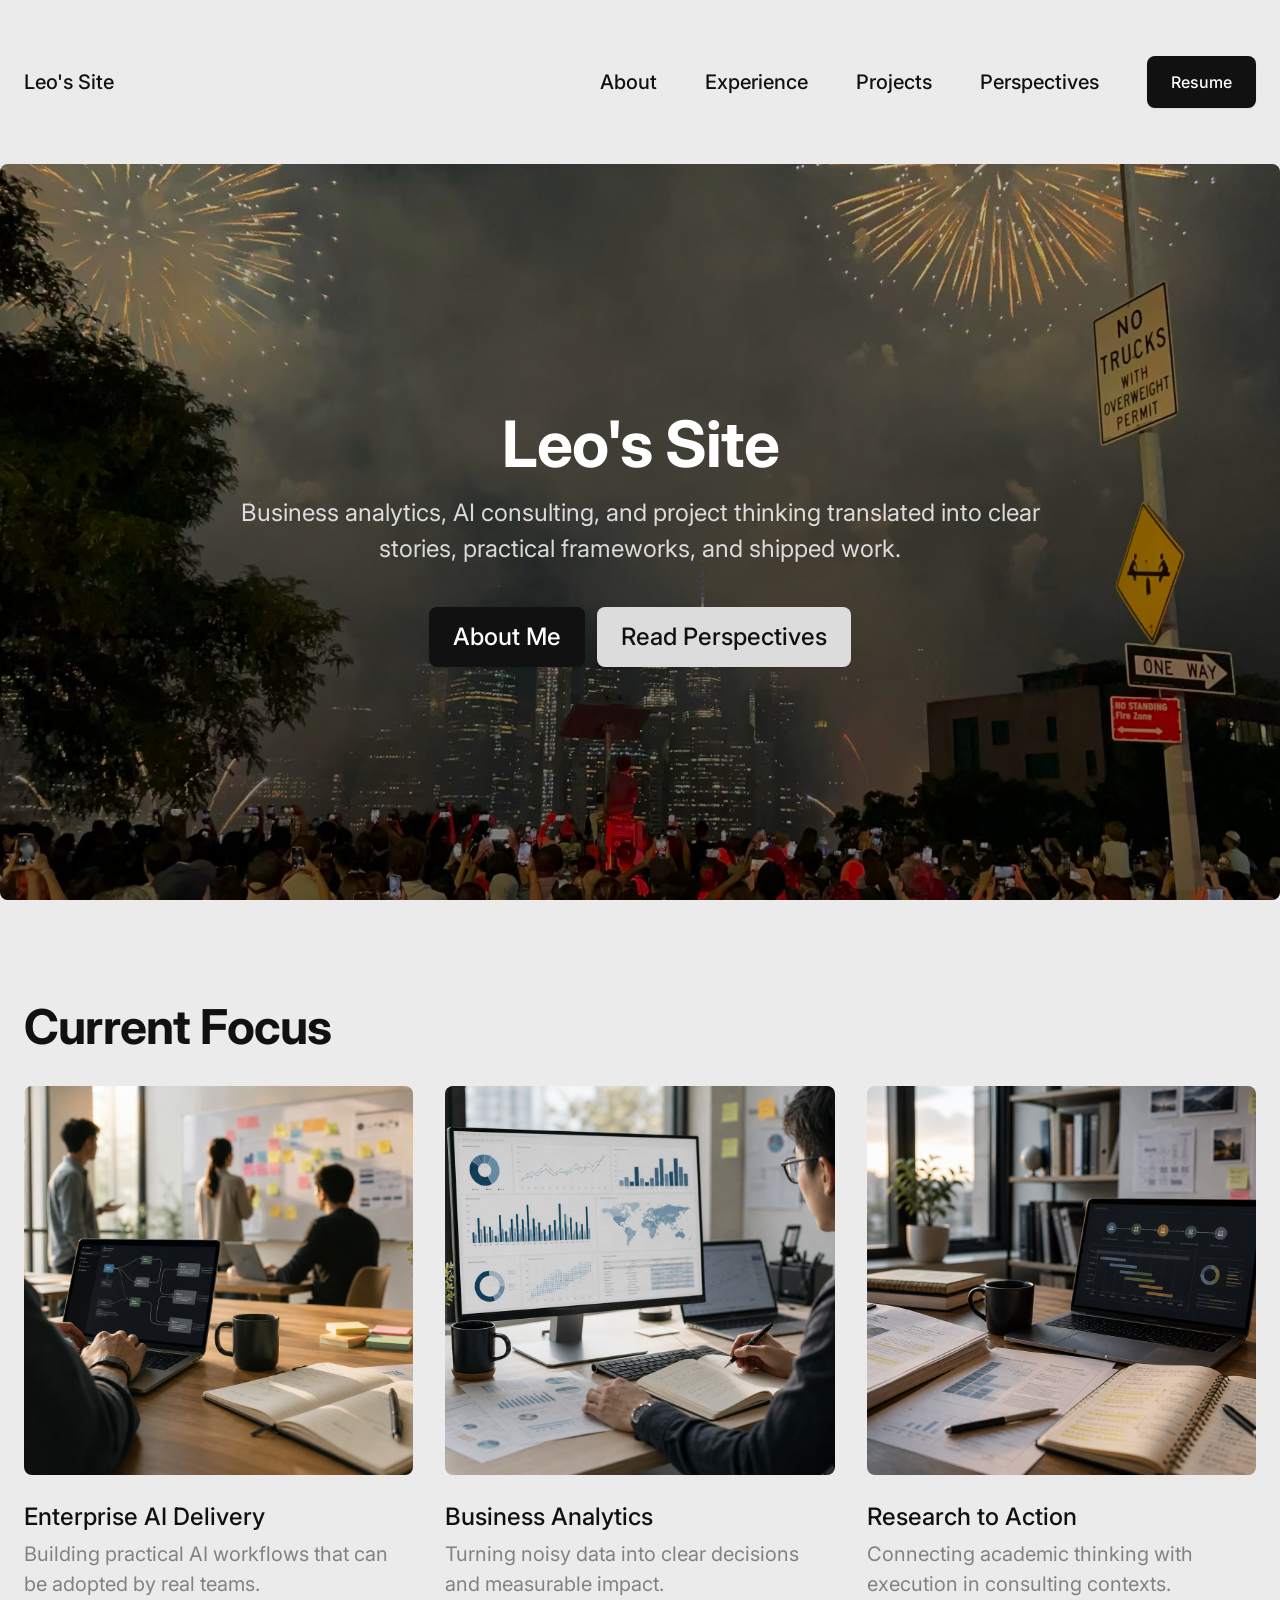
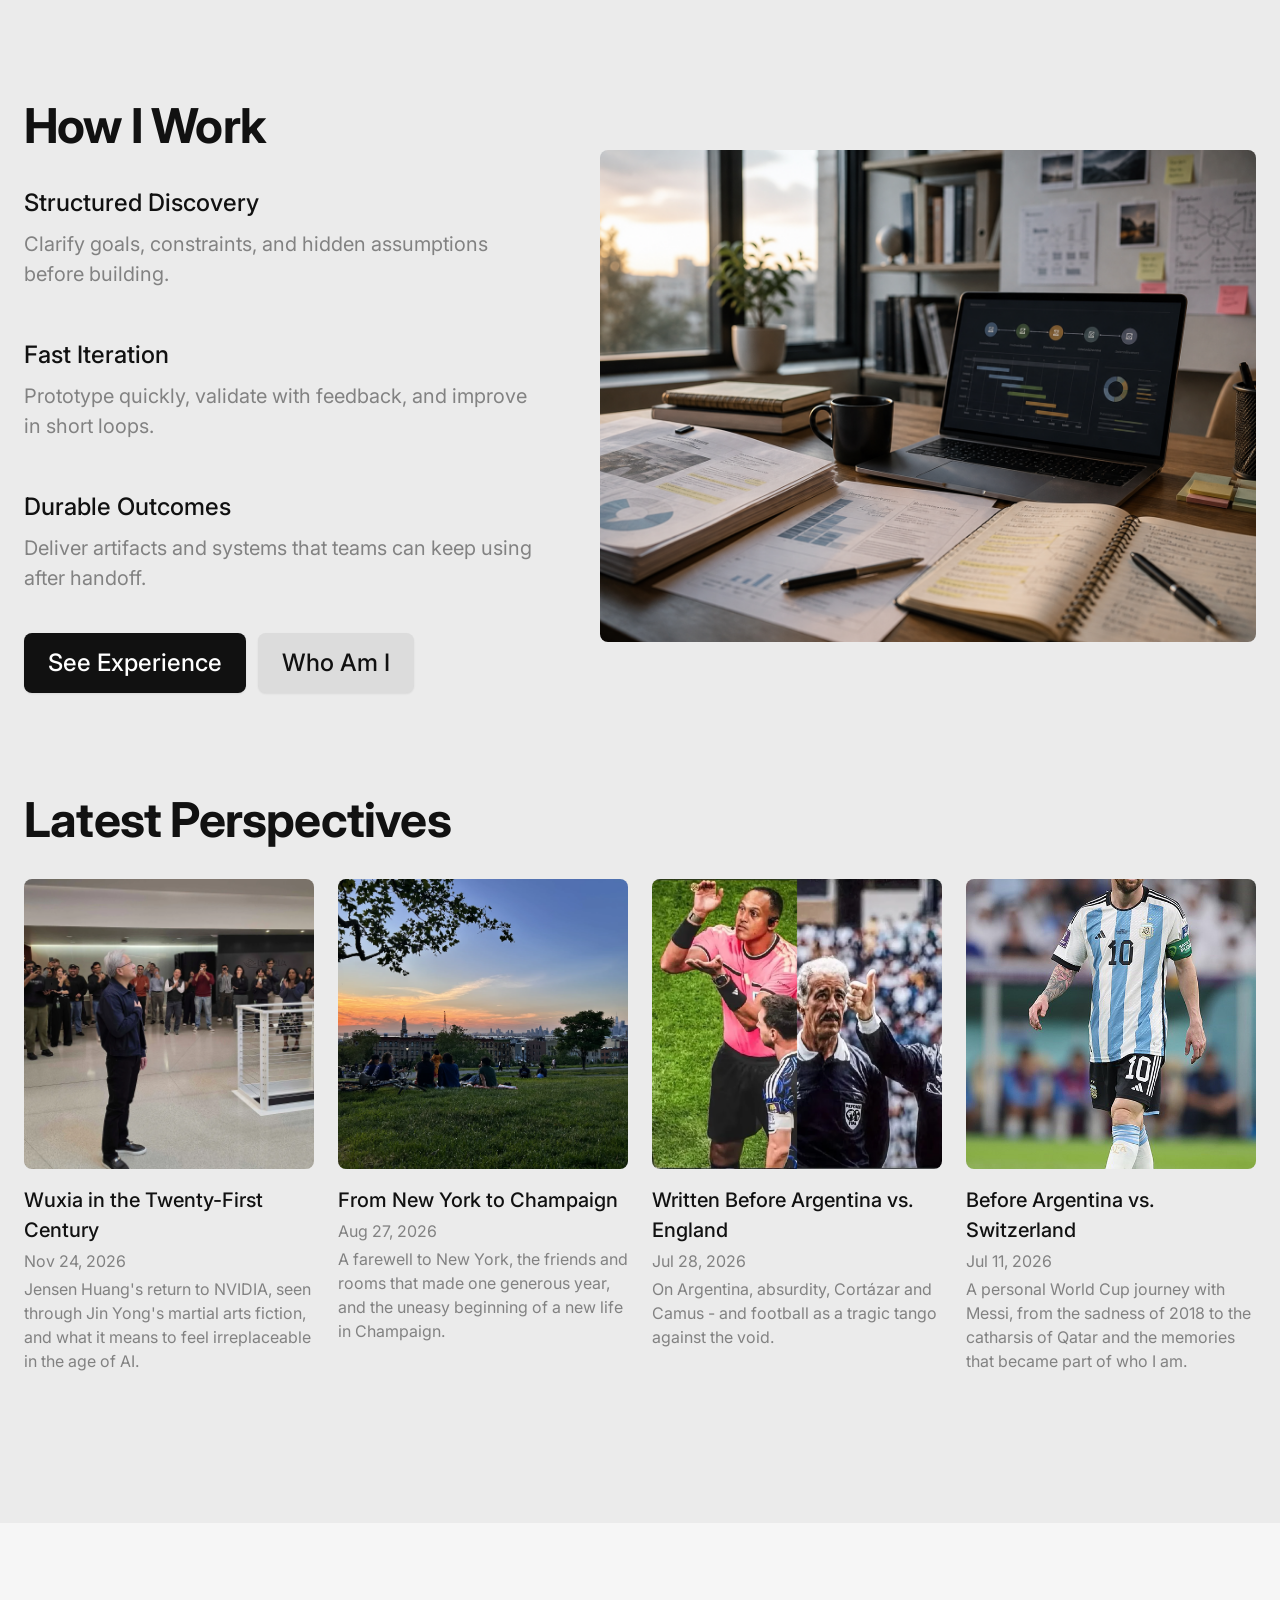
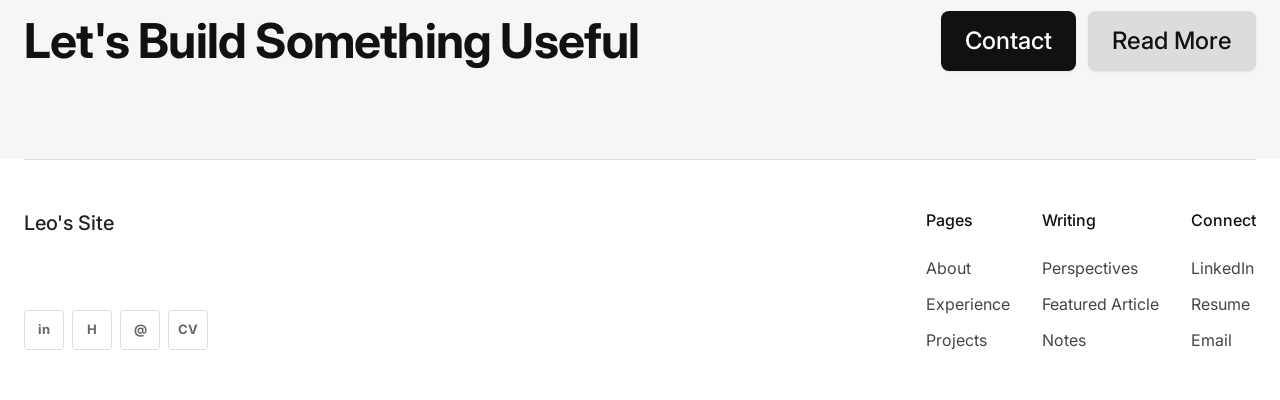
<file: Web/index.html>
<!DOCTYPE html>
<html lang="en">
<head>
  <meta charset="UTF-8">
  <meta name="viewport" content="width=device-width, initial-scale=1.0">
  <title>Leo's Site</title>
  <link rel="stylesheet" href="style.css">
</head>
<body>
  <header class="site-header">
    <div class="container">
      <a class="brand" href="index.html">Leo's Site</a>
      <nav class="nav-links">
        <a href="who-am-i.html">About</a>
        <a href="my-experience.html">Experience</a>
        <a href="projects.html">Projects</a>
        <a href="perspectives.html">Perspectives</a>
        <a href="Resume Houyi LIU.pdf" target="_blank" rel="noopener" class="nav-btn">Resume</a>
      </nav>
    </div>
  </header>

  <main class="page-main">
    <section class="hero hero-home-full">
      <img src="image/Four of July.jpg" alt="Hero image">
      <div class="hero-overlay"></div>
      <div class="hero-copy">
        <h1>Leo's Site</h1>
        <p>Business analytics, AI consulting, and project thinking translated into clear stories, practical frameworks, and shipped work.</p>
        <div class="hero-actions">
          <a class="btn" href="who-am-i.html">About Me</a>
          <a class="btn-light" href="perspectives.html">Read Perspectives</a>
        </div>
      </div>
    </section>

    <section class="section container">
      <h2>Current Focus</h2>
      <div class="grid-3">
        <article class="card">
          <img src="image/focus-enterprise-ai-delivery.png" alt="Experience">
          <div>
            <h3>Enterprise AI Delivery</h3>
            <p>Building practical AI workflows that can be adopted by real teams.</p>
          </div>
        </article>
        <article class="card">
          <img src="image/focus-business-analytics.png" alt="Analytics">
          <div>
            <h3>Business Analytics</h3>
            <p>Turning noisy data into clear decisions and measurable impact.</p>
          </div>
        </article>
        <article class="card">
          <img src="image/focus-research-to-action.png" alt="Research">
          <div>
            <h3>Research to Action</h3>
            <p>Connecting academic thinking with execution in consulting contexts.</p>
          </div>
        </article>
      </div>
    </section>

    <section class="section container split">
      <div>
        <h2>How I Work</h2>
        <div class="stack">
          <div>
            <h3>Structured Discovery</h3>
            <p>Clarify goals, constraints, and hidden assumptions before building.</p>
          </div>
          <div>
            <h3>Fast Iteration</h3>
            <p>Prototype quickly, validate with feedback, and improve in short loops.</p>
          </div>
          <div>
            <h3>Durable Outcomes</h3>
            <p>Deliver artifacts and systems that teams can keep using after handoff.</p>
          </div>
        </div>
        <div class="hero-actions" style="justify-content:flex-start; margin-top: 40px;">
          <a class="btn" href="my-experience.html">See Experience</a>
          <a class="btn-light" href="who-am-i.html">Who Am I</a>
        </div>
      </div>
      <div class="split-image">
        <img src="image/focus-research-to-action.png" alt="A workspace with research notes, planning diagrams, and an analytics dashboard" width="1448" height="1086" loading="lazy" decoding="async" style="height:auto;">
      </div>
    </section>

    <section class="section container">
      <h2>Latest Perspectives</h2>
      <div id="latest-perspectives" class="grid-4"></div>
    </section>



    <section class="cta-strip section">
      <div class="container">
        <h2 style="margin:0;">Let's Build Something Useful</h2>
        <div class="hero-actions" style="margin-top:0;">
          <a class="btn" href="mailto:houyi.leo@example.com">Contact</a>
          <a class="btn-light" href="perspectives.html">Read More</a>
        </div>
      </div>
    </section>
  </main>

  <footer class="footer">
    <div class="container">
      <div class="top-line"></div>
      <div class="footer-main">
        <div>
          <div class="brand" style="color:#222;">Leo's Site</div>
          <div class="socials">
            <a class="social" href="https://www.linkedin.com/in/houyi-liu-leo" target="_blank" rel="noopener">in</a>
            <a class="social" href="https://app.joinhandshake.com/profiles/houyi_leo" target="_blank" rel="noopener">H</a>
            <a class="social" href="mailto:houyi.leo@example.com">@</a>
            <a class="social" href="Resume Houyi LIU.pdf" target="_blank" rel="noopener">CV</a>
          </div>
        </div>
        <div>
          <h4>Pages</h4>
          <ul>
            <li><a href="who-am-i.html">About</a></li>
            <li><a href="my-experience.html">Experience</a></li>
            <li><a href="projects.html">Projects</a></li>
          </ul>
        </div>
        <div>
          <h4>Writing</h4>
          <ul>
            <li><a href="perspectives.html">Perspectives</a></li>
            <li><a href="article.html?id=fire-from-silicon-valley">Featured Article</a></li>
            <li><a href="notes/index.html">Notes</a></li>
          </ul>
        </div>
        <div>
          <h4>Connect</h4>
          <ul>
            <li><a href="https://www.linkedin.com/in/houyi-liu-leo" target="_blank" rel="noopener">LinkedIn</a></li>
            <li><a href="Resume Houyi LIU.pdf" target="_blank" rel="noopener">Resume</a></li>
            <li><a href="mailto:houyi.leo@example.com">Email</a></li>
          </ul>
        </div>
      </div>
    </div>
  </footer>

  <script>
    async function loadLatestPerspectives() {
      const container = document.getElementById('latest-perspectives');
      try {
        const response = await fetch('perspectives/articles.json?v=20261124a', { cache: 'no-store' });
        const articles = await response.json();
        const sorted = [...articles].sort((a, b) => new Date(b.date) - new Date(a.date)).slice(0, 4);
        container.innerHTML = sorted.map((item) => {
          const dateText = new Date(`${item.date}T00:00:00`).toLocaleDateString('en-US', { year: 'numeric', month: 'short', day: 'numeric' });
          return `
            <article class="card">
              <a href="article.html?id=${item.id}">
                <img src="${item.imageUrl}" alt="${item.title}" onerror="this.onerror=null;this.src='image/focus-research-to-action.png'">
              </a>
              <div>
                <h3><a href="article.html?id=${item.id}">${item.title}</a></h3>
                <p>${dateText}</p>
                <p>${item.summary}</p>
              </div>
            </article>
          `;
        }).join('');
      } catch (error) {
        container.innerHTML = '<p>Unable to load latest perspectives.</p>';
      }
    }

    loadLatestPerspectives();
  </script>
</body>
</html>
</file>
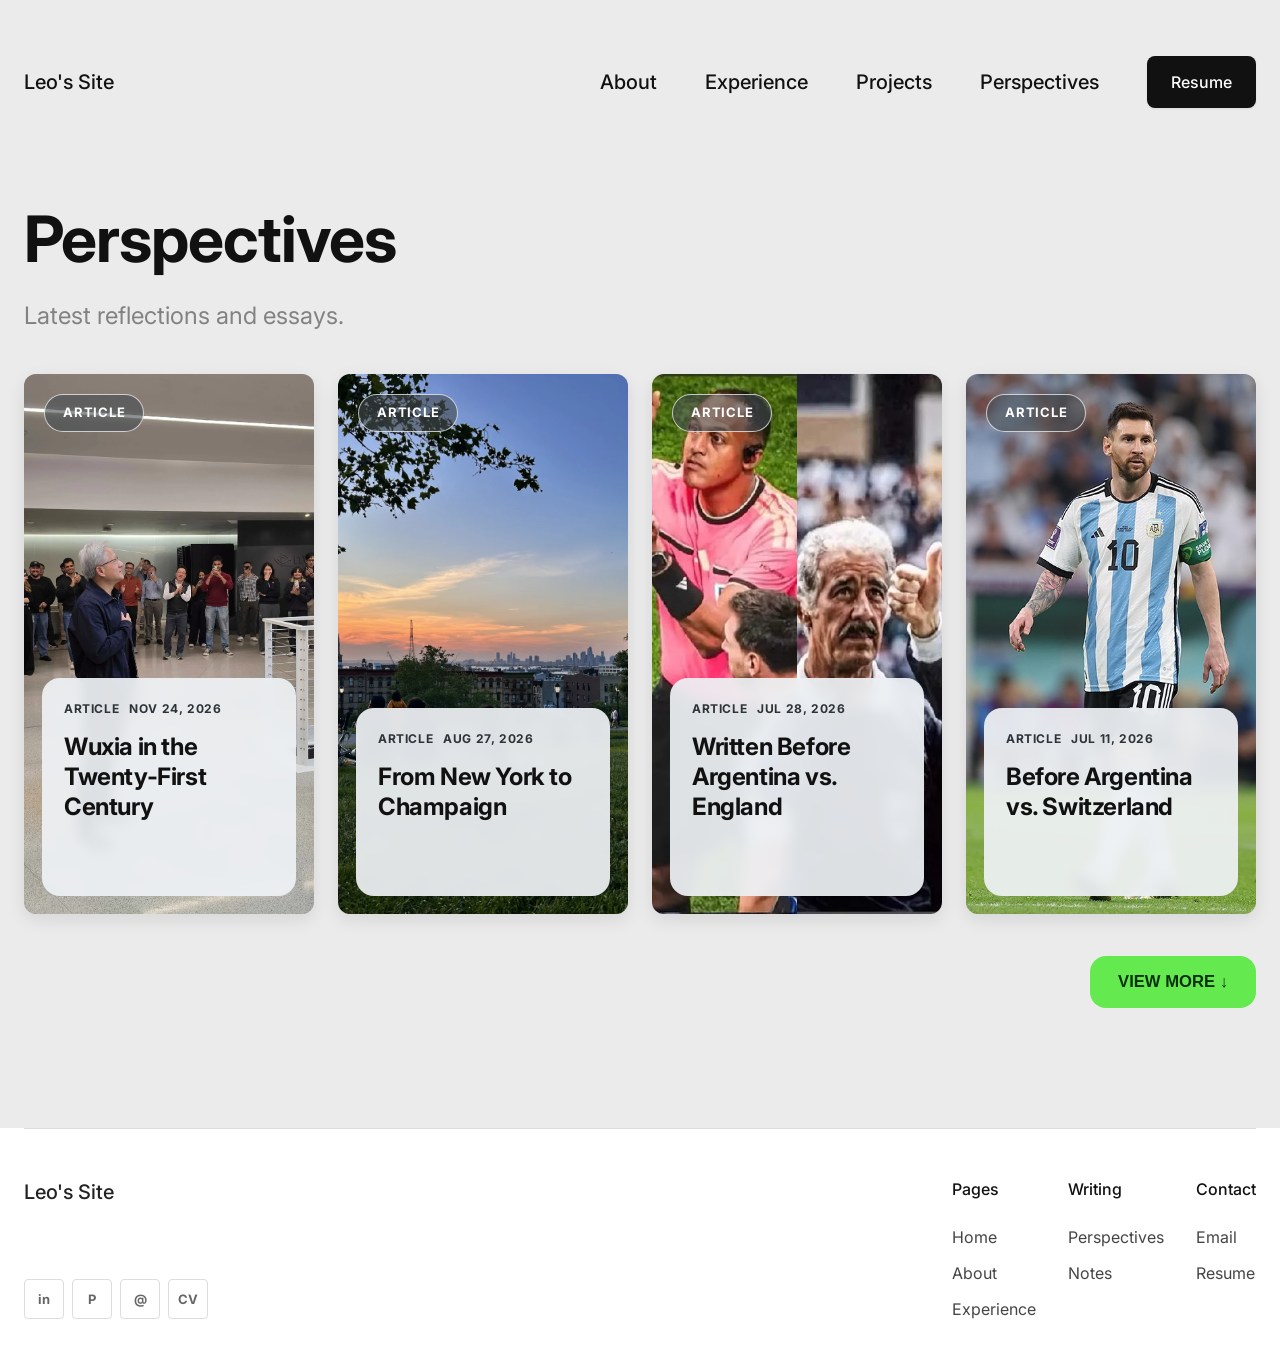
<file: Web/perspectives.html>
<!DOCTYPE html>
<html lang="en">
<head>
  <meta charset="UTF-8">
  <meta name="viewport" content="width=device-width, initial-scale=1.0">
  <title>Perspectives | Leo's Site</title>
  <link rel="stylesheet" href="style.css?v=20260512a">
</head>
<body>
  <header class="site-header">
    <div class="container">
      <a class="brand" href="index.html">Leo's Site</a>
      <nav class="nav-links">
        <a href="who-am-i.html">About</a>
        <a href="my-experience.html">Experience</a>
        <a href="projects.html">Projects</a>
        <a href="perspectives.html">Perspectives</a>
        <a href="Resume Houyi LIU.pdf" target="_blank" rel="noopener" class="nav-btn">Resume</a>
      </nav>
    </div>
  </header>

  <main class="container page-main">
    <section class="section perspectives-listing" style="margin-top:40px;">
      <h1 class="page-title">Perspectives</h1>
      <p class="page-subtitle">Latest reflections and essays.</p>

      <div id="perspectives-grid" class="perspectives-grid" style="margin-top:40px;"></div>

      <div class="perspectives-actions">
        <button id="view-more-btn" class="perspectives-view-more" type="button">VIEW MORE ↓</button>
      </div>
    </section>
  </main>

  <footer class="footer section">
    <div class="container">
      <div class="top-line"></div>
      <div class="footer-main">
        <div>
          <div class="brand" style="color:#222;">Leo's Site</div>
          <div class="socials">
            <a class="social" href="https://www.linkedin.com/in/houyi-liu-leo" target="_blank" rel="noopener">in</a>
            <a class="social" href="perspectives.html">P</a>
            <a class="social" href="mailto:houyi.leo@example.com">@</a>
            <a class="social" href="Resume Houyi LIU.pdf" target="_blank" rel="noopener">CV</a>
          </div>
        </div>
        <div>
          <h4>Pages</h4>
          <ul>
            <li><a href="index.html">Home</a></li>
            <li><a href="who-am-i.html">About</a></li>
            <li><a href="my-experience.html">Experience</a></li>
          </ul>
        </div>
        <div>
          <h4>Writing</h4>
          <ul>
            <li><a href="perspectives.html">Perspectives</a></li>
            <li><a href="notes/index.html">Notes</a></li>
          </ul>
        </div>
        <div>
          <h4>Contact</h4>
          <ul>
            <li><a href="mailto:houyi.leo@example.com">Email</a></li>
            <li><a href="Resume Houyi LIU.pdf" target="_blank" rel="noopener">Resume</a></li>
          </ul>
        </div>
      </div>
    </div>
  </footer>

  <script>
    const fallbackImage = 'perspectives/images/silicon-valley-fire-1.jpg';
    const INITIAL_VISIBLE = 4;
    const LOAD_MORE_STEP = 8;

    let visibleCount = INITIAL_VISIBLE;
    let sortedArticles = [];

    function escapeHtml(value) {
      return String(value)
        .replaceAll('&', '&amp;')
        .replaceAll('<', '&lt;')
        .replaceAll('>', '&gt;')
        .replaceAll('"', '&quot;')
        .replaceAll("'", '&#39;');
    }

    function formatDate(value) {
      return new Date(`${value}T00:00:00`).toLocaleDateString('en-US', {
        month: 'short',
        day: 'numeric',
        year: 'numeric'
      }).toUpperCase();
    }

    function renderCards() {
      const grid = document.getElementById('perspectives-grid');
      const viewMoreButton = document.getElementById('view-more-btn');

      if (sortedArticles.length === 0) {
        grid.innerHTML = '<p class="perspectives-empty">No articles available.</p>';
        viewMoreButton.hidden = true;
        return;
      }

      const visibleArticles = sortedArticles.slice(0, visibleCount);

      grid.innerHTML = visibleArticles.map((article) => `
        <article class="perspective-card">
          <a class="perspective-link" href="article.html?id=${encodeURIComponent(article.id)}" aria-label="${escapeHtml(article.title)}">
            <img src="${escapeHtml(article.imageUrl)}" alt="${escapeHtml(article.title)}" onerror="this.src='${fallbackImage}'">
            <span class="perspective-tag">ARTICLE</span>
            <div class="perspective-panel">
              <p class="perspective-meta">
                <span>ARTICLE</span>
                <span>${formatDate(article.date)}</span>
              </p>
              <h2>${escapeHtml(article.title)}</h2>
              <p class="perspective-summary">${escapeHtml(article.summary)}</p>
              <span class="perspective-cta" aria-hidden="true">LEARN MORE →</span>
            </div>
          </a>
        </article>
      `).join('');

      const hasMore = visibleCount < sortedArticles.length;
      viewMoreButton.hidden = !hasMore;
      viewMoreButton.disabled = !hasMore;
    }

    function bindViewMore() {
      const viewMoreButton = document.getElementById('view-more-btn');
      viewMoreButton.addEventListener('click', () => {
        visibleCount += LOAD_MORE_STEP;
        renderCards();
      });
    }

    async function loadPerspectives() {
      const grid = document.getElementById('perspectives-grid');
      const viewMoreButton = document.getElementById('view-more-btn');

      try {
        const response = await fetch('perspectives/articles.json?v=20261124a', { cache: 'no-store' });
        const articles = await response.json();
        sortedArticles = [...articles].sort((a, b) => new Date(b.date) - new Date(a.date));
        visibleCount = INITIAL_VISIBLE;
        renderCards();
      } catch (error) {
        grid.innerHTML = '<p class="perspectives-empty">Unable to load article list.</p>';
        viewMoreButton.hidden = true;
      }
    }

    bindViewMore();
    loadPerspectives();
  </script>
</body>
</html>
</file>
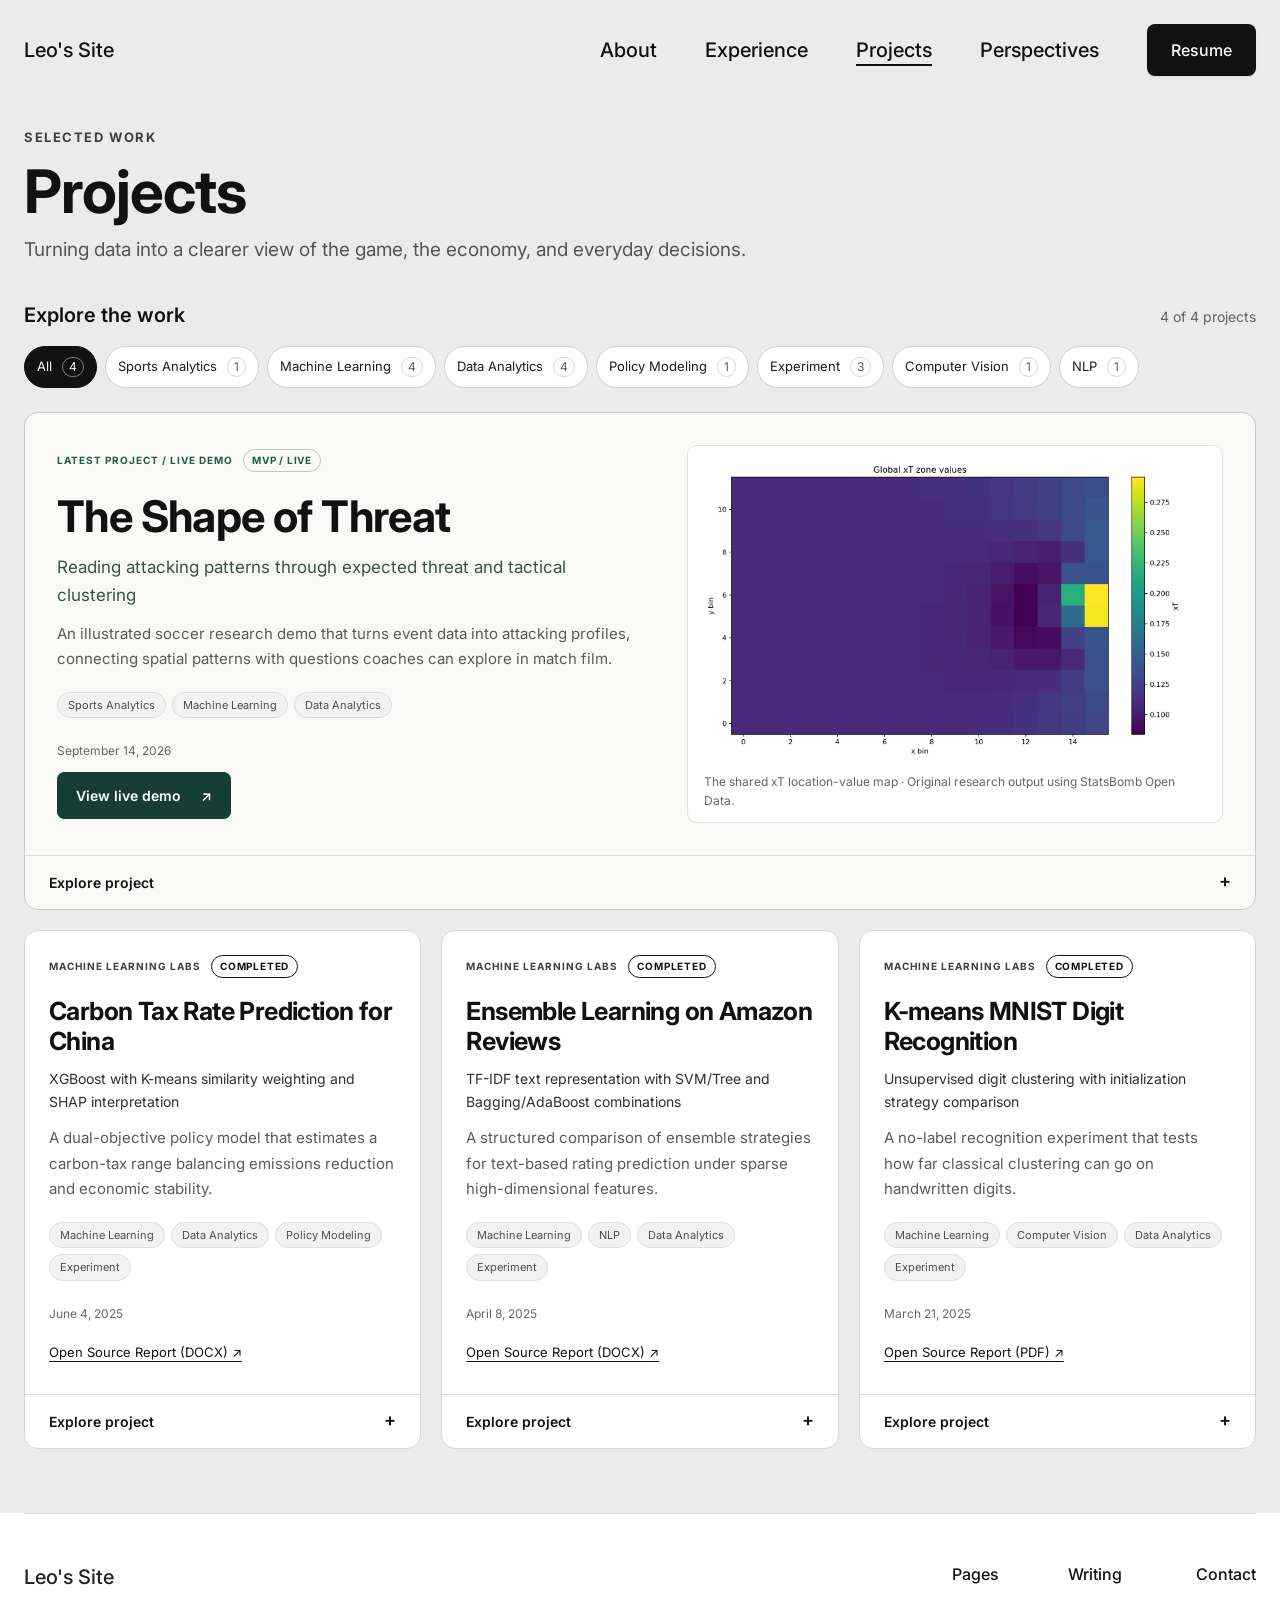
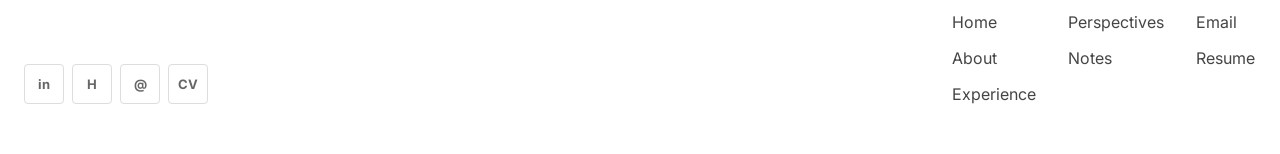
<file: Web/projects.html>
<!DOCTYPE html>
<html lang="en">
<head>
  <meta charset="UTF-8">
  <meta name="viewport" content="width=device-width, initial-scale=1.0">
  <title>Projects | Leo's Site</title>
  <meta name="description" content="Explore Leo's projects in soccer analytics, machine learning, and policy modeling. Browse live demos, research findings, and original reports.">
  <link rel="stylesheet" href="style.css">
  <link rel="stylesheet" href="projects.css">
</head>
<body class="projects-page">
  <header class="site-header">
    <div class="container">
      <a class="brand" href="index.html">Leo's Site</a>
      <nav class="nav-links">
        <a href="who-am-i.html">About</a>
        <a href="my-experience.html">Experience</a>
        <a href="projects.html" aria-current="page">Projects</a>
        <a href="perspectives.html">Perspectives</a>
        <a href="Resume Houyi LIU.pdf" target="_blank" rel="noopener" class="nav-btn">Resume</a>
      </nav>
    </div>
  </header>

  <main class="container page-main projects-main">
    <section class="projects-intro" aria-labelledby="projects-title">
      <p class="projects-eyebrow">Selected work</p>
      <h1 class="page-title" id="projects-title">Projects</h1>
      <p class="page-subtitle">Turning data into a clearer view of the game, the economy, and everyday decisions.</p>
    </section>

    <section class="projects-library" aria-labelledby="library-title">
      <div class="projects-toolbar">
        <h2 id="library-title">Explore the work</h2>
        <p id="project-count" role="status" aria-live="polite">Loading projects…</p>
      </div>
      <div id="tag-filter" class="tag-filter" role="group" aria-label="Filter projects by topic"></div>
      <div id="all-projects-grid" class="projects-grid">
        <p class="empty-state">Loading projects…</p>
      </div>
      <noscript><p>Enable JavaScript to browse the project collection. You can also <a href="https://liuhouyi720-pixel-xt-tactical-clust.vercel.app" target="_blank" rel="noopener noreferrer">read The Shape of Threat demo ↗</a>.</p></noscript>
    </section>
  </main>

  <footer class="footer section">
    <div class="container">
      <div class="top-line"></div>
      <div class="footer-main">
        <div>
          <div class="brand" style="color:#222;">Leo's Site</div>
          <div class="socials">
            <a class="social" href="https://www.linkedin.com/in/houyi-liu-leo" target="_blank" rel="noopener">in</a>
            <a class="social" href="https://app.joinhandshake.com/profiles/houyi_leo" target="_blank" rel="noopener">H</a>
            <a class="social" href="mailto:houyi.leo@example.com">@</a>
            <a class="social" href="Resume Houyi LIU.pdf" target="_blank" rel="noopener">CV</a>
          </div>
        </div>
        <div>
          <h4>Pages</h4>
          <ul>
            <li><a href="index.html">Home</a></li>
            <li><a href="who-am-i.html">About</a></li>
            <li><a href="my-experience.html">Experience</a></li>
          </ul>
        </div>
        <div>
          <h4>Writing</h4>
          <ul>
            <li><a href="perspectives.html">Perspectives</a></li>
            <li><a href="notes/index.html">Notes</a></li>
          </ul>
        </div>
        <div>
          <h4>Contact</h4>
          <ul>
            <li><a href="mailto:houyi.leo@example.com">Email</a></li>
            <li><a href="Resume Houyi LIU.pdf" target="_blank" rel="noopener">Resume</a></li>
          </ul>
        </div>
      </div>
    </div>
  </footer>

  <script src="projects-hub.js"></script>
</body>
</html>
</file>
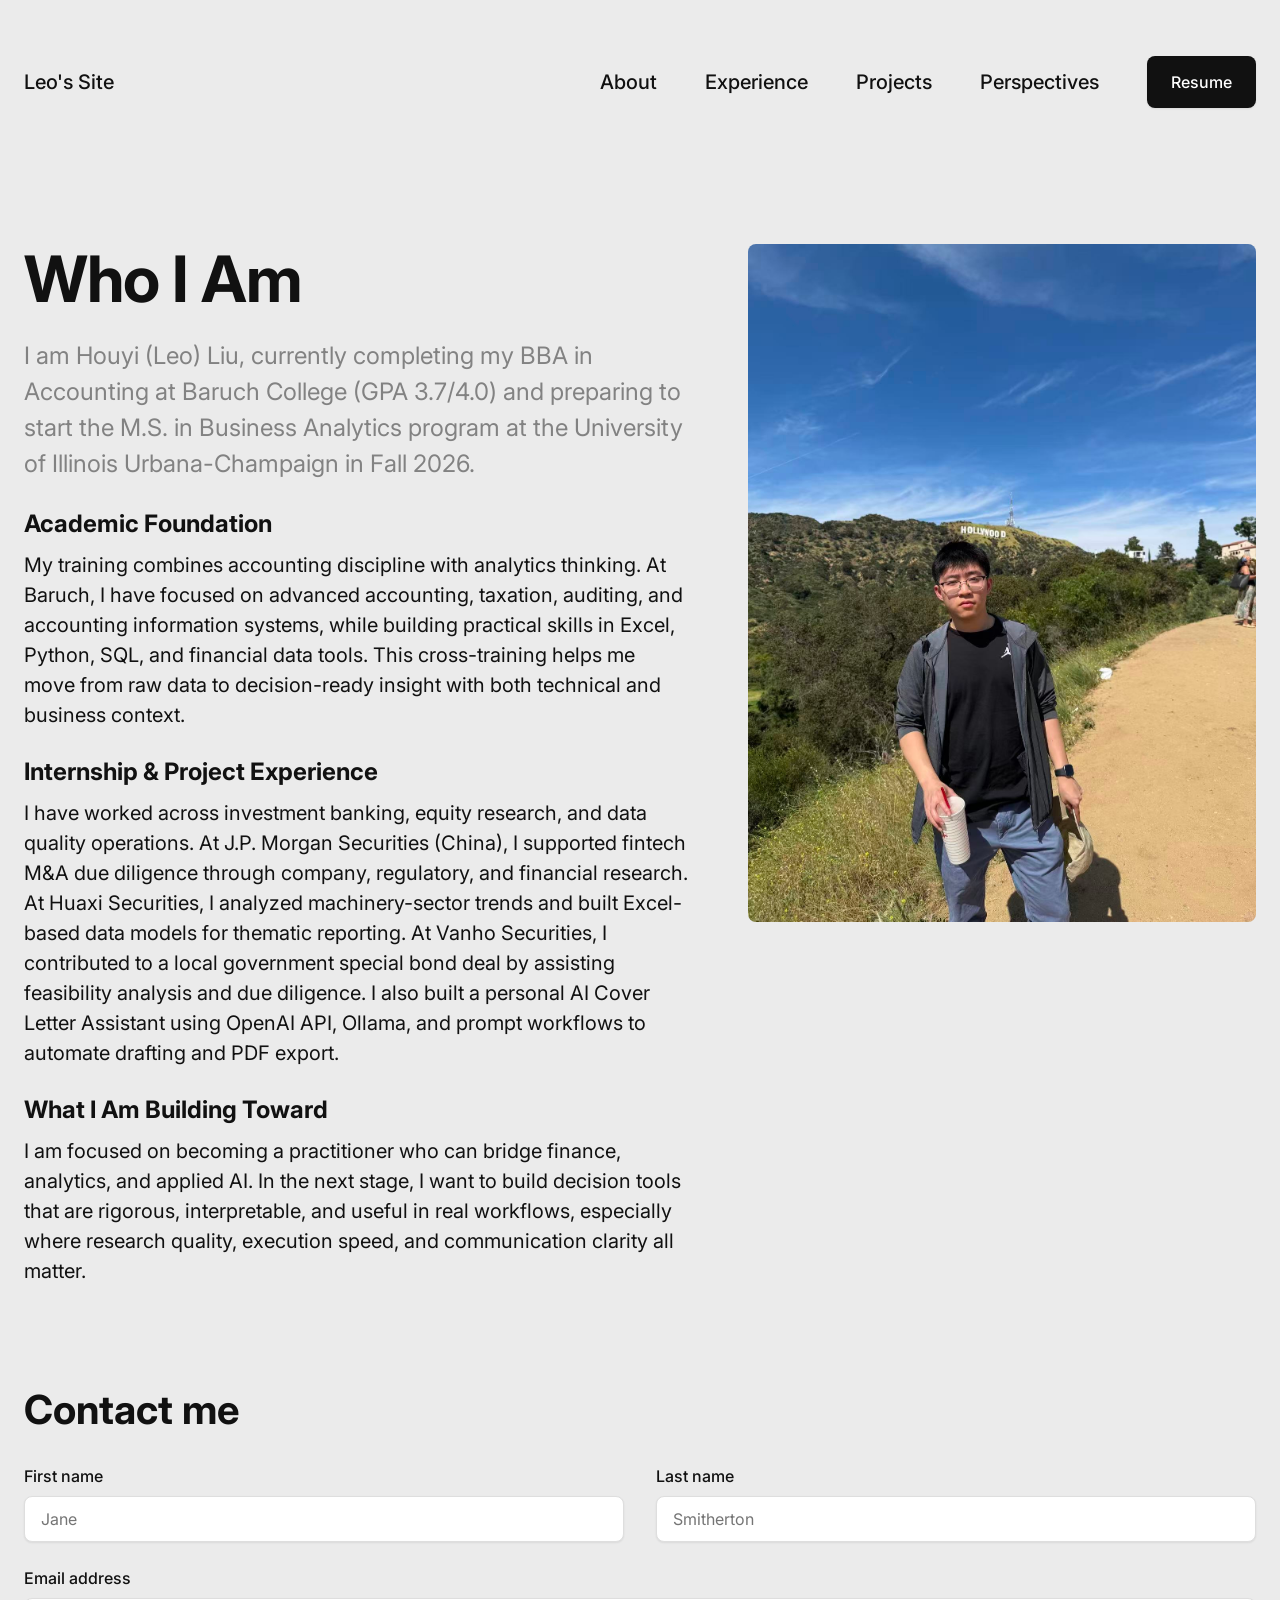
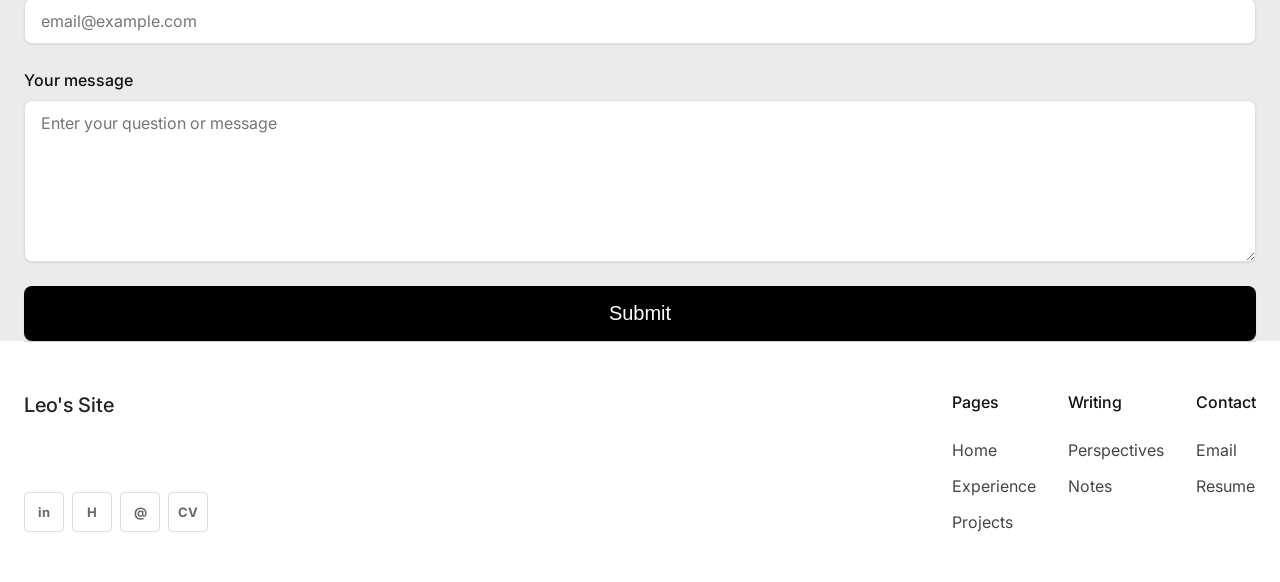
<file: Web/who-am-i.html>
<!DOCTYPE html>
<html lang="en">
<head>
  <meta charset="UTF-8">
  <meta name="viewport" content="width=device-width, initial-scale=1.0">
  <title>About | Leo's Site</title>
  <link rel="stylesheet" href="style.css">
</head>
<body>
  <header class="site-header">
    <div class="container">
      <a class="brand" href="index.html">Leo's Site</a>
      <nav class="nav-links">
        <a href="who-am-i.html">About</a>
        <a href="my-experience.html">Experience</a>
        <a href="projects.html">Projects</a>
        <a href="perspectives.html">Perspectives</a>
        <a href="Resume Houyi LIU.pdf" target="_blank" rel="noopener" class="nav-btn">Resume</a>
      </nav>
    </div>
  </header>

  <main class="container page-main">
    <section class="about-grid">
      <div>
        <h1 id="about-title" class="page-title">About</h1>
        <p id="about-subtitle" class="page-subtitle"></p>
        <div id="about-body" class="page-body"></div>
      </div>
      <div class="about-image">
        <img src="image/IMG_2191.jpg" alt="About photo">
      </div>
    </section>

    <section class="contact-block" id="contact-me">
      <h3>Contact me</h3>
      <form class="contact-grid" action="mailto:liuhy0720@outlook.com" method="post" enctype="text/plain">
        <div class="input-wrap">
          <label for="first-name">First name</label>
          <input id="first-name" name="firstName" type="text" placeholder="Jane">
        </div>
        <div class="input-wrap">
          <label for="last-name">Last name</label>
          <input id="last-name" name="lastName" type="text" placeholder="Smitherton">
        </div>
        <div class="input-wrap input-full">
          <label for="email">Email address</label>
          <input id="email" name="email" type="email" placeholder="email@example.com">
        </div>
        <div class="input-wrap input-full">
          <label for="message">Your message</label>
          <textarea id="message" name="message" placeholder="Enter your question or message"></textarea>
        </div>
        <button class="submit-btn" type="submit">Submit</button>
      </form>
    </section>
  </main>

  <footer class="footer section">
    <div class="container">
      <div class="top-line"></div>
      <div class="footer-main">
        <div>
          <div class="brand" style="color:#222;">Leo's Site</div>
          <div class="socials">
            <a class="social" href="https://www.linkedin.com/in/houyi-liu-leo" target="_blank" rel="noopener">in</a>
            <a class="social" href="https://app.joinhandshake.com/profiles/houyi_leo" target="_blank" rel="noopener">H</a>
            <a class="social" href="mailto:houyi.leo@example.com">@</a>
            <a class="social" href="Resume Houyi LIU.pdf" target="_blank" rel="noopener">CV</a>
          </div>
        </div>
        <div>
          <h4>Pages</h4>
          <ul>
            <li><a href="index.html">Home</a></li>
            <li><a href="my-experience.html">Experience</a></li>
            <li><a href="projects.html">Projects</a></li>
          </ul>
        </div>
        <div>
          <h4>Writing</h4>
          <ul>
            <li><a href="perspectives.html">Perspectives</a></li>
            <li><a href="notes/index.html">Notes</a></li>
          </ul>
        </div>
        <div>
          <h4>Contact</h4>
          <ul>
            <li><a href="mailto:liuhy0720@outlook.com">Email</a></li>
            <li><a href="Resume Houyi LIU.pdf" target="_blank" rel="noopener">Resume</a></li>
          </ul>
        </div>
      </div>
    </div>
  </footer>

  <script>
    async function loadAbout() {
      const titleEl = document.getElementById('about-title');
      const subtitleEl = document.getElementById('about-subtitle');
      const bodyEl = document.getElementById('about-body');

      try {
        const response = await fetch('who-am-i.json');
        const data = await response.json();

        titleEl.textContent = data.title || 'About';
        subtitleEl.textContent = data.introduction || '';

        bodyEl.innerHTML = (data.sections || []).map((section) => `
          <h3 style="font-size:24px; margin: 0 0 8px;">${section.title}</h3>
          <p style="margin: 0 0 24px;">${section.content}</p>
        `).join('');
      } catch (error) {
        subtitleEl.textContent = 'Unable to load profile content right now.';
      }
    }

    loadAbout();
  </script>
</body>
</html>
</file>
<file: Web/style.css>
@import url('https://fonts.googleapis.com/css2?family=Inter:wght@400;500;600;700&display=swap');

:root {
  --bg: #ebebeb;
  --surface: #ffffff;
  --muted: #828282;
  --text: #111111;
  --border: #dddddd;
  --soft: #f6f6f6;
  --shadow: 0 1px 2px rgba(0, 0, 0, 0.08);
  --radius: 8px;
  --container: 1280px;
}

* {
  box-sizing: border-box;
}

html,
body {
  margin: 0;
  padding: 0;
}

body {
  font-family: 'Inter', sans-serif;
  background: var(--bg);
  color: var(--text);
  line-height: 1.5;
}

a {
  color: inherit;
  text-decoration: none;
}

img {
  max-width: 100%;
  display: block;
}

.container {
  width: min(var(--container), calc(100% - 48px));
  margin: 0 auto;
}

.site-header {
  height: 164px;
  display: flex;
  align-items: center;
  position: relative;
  z-index: 20;
}

.site-header .container {
  display: flex;
  align-items: center;
  justify-content: space-between;
}

.brand {
  font-size: 20px;
  font-weight: 500;
}

.nav-links {
  display: flex;
  gap: 48px;
  align-items: center;
  font-size: 20px;
  font-weight: 500;
}

.nav-btn {
  font-size: 16px;
  color: #fff;
  background: #111;
  border: 0;
  border-radius: var(--radius);
  padding: 14px 24px;
  box-shadow: var(--shadow);
  cursor: pointer;
}

.site-header.hero-mode {
  position: absolute;
  left: 0;
  right: 0;
  top: 0;
}

.site-header.hero-mode .brand,
.site-header.hero-mode .nav-links a {
  color: #fff;
}

.site-header.hero-mode .nav-btn {
  background: transparent;
  border: 2px solid #fff;
}

.hero {
  border-radius: var(--radius);
  overflow: hidden;
  position: relative;
  min-height: 700px;
}

.hero img {
  width: 100%;
  height: 100%;
  object-fit: cover;
  position: absolute;
  inset: 0;
}

.hero-home-full {
  min-height: calc(100vh - 164px);
}

.hero-home-full img {
  object-fit: cover;
  object-position: center;
}

.hero-home-full .hero-overlay {
  background: linear-gradient(to top, rgba(0, 0, 0, 0.48), rgba(0, 0, 0, 0.24));
}

.hero-overlay {
  position: absolute;
  inset: 0;
  background: rgba(0, 0, 0, 0.34);
}

.hero-copy {
  position: relative;
  z-index: 2;
  max-width: 900px;
  margin: 0 auto;
  text-align: center;
  padding-top: 245px;
  color: #fff;
}

.hero-copy h1 {
  margin: 0;
  font-size: 64px;
  line-height: 1.1;
  letter-spacing: -1px;
}

.hero-copy p {
  margin: 16px auto 0;
  font-size: 24px;
  max-width: 850px;
  color: rgba(255, 255, 255, 0.82);
}

.hero-actions {
  margin-top: 40px;
  display: flex;
  justify-content: center;
  gap: 12px;
}

.btn,
.btn-light {
  border: 0;
  border-radius: var(--radius);
  padding: 12px 24px;
  font-size: 24px;
  font-weight: 500;
  box-shadow: var(--shadow);
  cursor: pointer;
}

.btn {
  background: #111;
  color: #fff;
}

.btn-light {
  background: #dcdcdc;
  color: #111;
}

.section {
  margin-top: 100px;
}

.section h2 {
  font-size: 48px;
  line-height: 1.12;
  letter-spacing: -0.8px;
  margin: 0 0 32px;
}

.grid-3 {
  display: grid;
  grid-template-columns: repeat(3, minmax(0, 1fr));
  gap: 32px;
}

.grid-2 {
  display: grid;
  grid-template-columns: repeat(2, minmax(0, 1fr));
  gap: 32px;
}

.grid-4 {
  display: grid;
  grid-template-columns: repeat(4, minmax(0, 1fr));
  gap: 24px;
}

.grid-4 .card h3 {
  font-size: 20px;
}

.grid-4 .card p {
  font-size: 16px;
}

.grid-4 .card {
  gap: 16px;
}

.card {
  display: flex;
  flex-direction: column;
  gap: 24px;
}

.card img {
  border-radius: var(--radius);
  aspect-ratio: 1/1;
  object-fit: cover;
}

.card h3 {
  margin: 0;
  font-size: 24px;
  font-weight: 500;
}

.card p {
  margin: 4px 0 0;
  color: var(--muted);
  font-size: 20px;
}

.split {
  display: grid;
  grid-template-columns: 516px 1fr;
  gap: 60px;
  align-items: center;
}

.split h3 {
  margin: 0 0 8px;
  font-size: 24px;
  font-weight: 500;
}

.split p {
  margin: 0;
  color: var(--muted);
  font-size: 20px;
}

.split .stack {
  display: flex;
  flex-direction: column;
  gap: 48px;
}

.split-image img,
.feature-image img,
.article-lead-image img,
.duo img,
.about-image img {
  border-radius: var(--radius);
  width: 100%;
  object-fit: cover;
}

.duo {
  display: grid;
  grid-template-columns: repeat(2, minmax(0, 1fr));
  gap: 32px;
}

.duo img {
  height: 436px;
}

.quote-grid {
  display: grid;
  grid-template-columns: repeat(3, minmax(0, 1fr));
  gap: 32px;
}

.quote-card {
  border: 1px solid #e6e6e6;
  border-radius: 12px;
  background: #fff;
  padding: 32px;
}

.quote-card blockquote {
  margin: 0;
  font-size: 24px;
  font-weight: 500;
}

.quote-meta {
  margin-top: 44px;
  display: flex;
  align-items: center;
  gap: 12px;
}

.quote-meta img {
  width: 45px;
  height: 45px;
  border-radius: 50%;
  object-fit: cover;
}

.quote-meta strong {
  display: block;
  font-size: 16px;
  font-weight: 500;
}

.quote-meta span {
  color: var(--muted);
  font-size: 16px;
}

.cta-strip {
  margin-top: 150px;
  background: #f6f6f6;
  min-height: 236px;
  display: flex;
  align-items: center;
}

.cta-strip .container {
  display: flex;
  align-items: center;
  justify-content: space-between;
  gap: 24px;
}

.footer {
  margin-top: 0;
  background: #fff;
  padding: 0 0 48px;
}

.footer .top-line {
  border-top: 1px solid var(--border);
  margin-bottom: 48px;
}

.footer-main {
  display: grid;
  grid-template-columns: 1fr auto auto auto;
  gap: 32px;
  align-items: start;
}

.footer h4 {
  margin: 0 0 24px;
  font-size: 16px;
  font-weight: 500;
}

.footer ul {
  list-style: none;
  margin: 0;
  padding: 0;
  display: flex;
  flex-direction: column;
  gap: 12px;
}

.footer li {
  color: #454545;
  font-size: 16px;
}

.socials {
  display: flex;
  gap: 8px;
  margin-top: 72px;
}

.social {
  width: 40px;
  height: 40px;
  border-radius: 4px;
  border: 1px solid #ddd;
  display: inline-flex;
  align-items: center;
  justify-content: center;
  color: #666;
  font-size: 13px;
  font-weight: 700;
}

.page-main {
  min-height: calc(100vh - 164px);
}

.sr-only {
  position: absolute;
  width: 1px;
  height: 1px;
  padding: 0;
  margin: -1px;
  overflow: hidden;
  clip: rect(0, 0, 0, 0);
  white-space: nowrap;
  border: 0;
}

.photo-gallery-wrap {
  margin-top: 48px;
  margin-bottom: 120px;
}

.photo-gallery {
  display: grid;
  grid-template-columns: repeat(4, minmax(0, 1fr));
  gap: 24px;
}

.gallery-card {
  min-width: 0;
}

.gallery-card-inner {
  width: 100%;
  position: relative;
  border: 0;
  background: transparent;
  border-radius: 12px;
  padding: 0;
  cursor: pointer;
  transform-style: preserve-3d;
  transition: transform 0.45s ease;
  display: block;
}

.gallery-card-inner::before {
  content: '';
  display: block;
  padding-top: 124%;
}

.gallery-card-inner.is-flipped {
  transform: rotateY(180deg);
}

.gallery-face {
  position: absolute;
  inset: 0;
  border-radius: 12px;
  overflow: hidden;
  backface-visibility: hidden;
  -webkit-backface-visibility: hidden;
}

.gallery-face-front img {
  width: 100%;
  height: 100%;
  object-fit: cover;
}

.gallery-face-back {
  transform: rotateY(180deg);
  background: #0f0f0f;
  color: #f5f5f5;
  padding: 24px;
  display: flex;
  flex-direction: column;
  justify-content: flex-end;
  gap: 12px;
}

.gallery-face-back h2 {
  margin: 0;
  font-size: 24px;
  line-height: 1.2;
  font-weight: 600;
}

.gallery-face-back p {
  margin: 0;
  font-size: 17px;
  line-height: 1.55;
  color: rgba(245, 245, 245, 0.9);
}

.gallery-card-inner:focus-visible {
  outline: 3px solid #2f74ff;
  outline-offset: 4px;
}

.gallery-message {
  margin: 0;
  font-size: 20px;
  color: #4c4c4c;
}

@media (hover: hover) and (pointer: fine) {
  .gallery-card-inner:hover {
    transform: scale(1.08);
  }

  .gallery-card-inner.is-flipped:hover {
    transform: rotateY(180deg) scale(1.08);
  }
}

.page-title {
  font-size: 64px;
  line-height: 1.1;
  letter-spacing: -1px;
  margin: 0;
}

.page-subtitle {
  color: var(--muted);
  font-size: 24px;
  margin: 24px 0 0;
}

.page-body {
  font-size: 20px;
  margin-top: 24px;
}

.about-grid {
  display: grid;
  grid-template-columns: 1fr 508px;
  gap: 60px;
  align-items: start;
  margin-top: 80px;
}

.contact-block {
  margin-top: 70px;
}

.contact-block h3 {
  font-size: 40px;
  margin: 0 0 24px;
}

.contact-grid {
  display: grid;
  grid-template-columns: 1fr 1fr;
  gap: 24px 32px;
}

.input-wrap {
  display: flex;
  flex-direction: column;
  gap: 8px;
}

.input-wrap label {
  font-size: 16px;
  font-weight: 500;
}

.input-wrap input,
.input-wrap textarea {
  border: 1px solid #dedede;
  border-radius: var(--radius);
  padding: 12px 16px;
  font-size: 16px;
  font-family: inherit;
  box-shadow: var(--shadow);
  color: #222;
  background: #fff;
}

.input-wrap textarea {
  min-height: 162px;
  resize: vertical;
}

.input-full {
  grid-column: 1 / -1;
}

.submit-btn {
  grid-column: 1 / -1;
  border: 0;
  border-radius: var(--radius);
  background: #000;
  color: #fff;
  font-size: 20px;
  font-weight: 500;
  padding: 16px;
  box-shadow: var(--shadow);
}

.exp-feature {
  margin-top: 116px;
  display: grid;
  grid-template-columns: 516px 1fr;
  gap: 80px;
  align-items: center;
}

.exp-feature.reverse {
  grid-template-columns: 1fr 516px;
}

.exp-feature.reverse .feature-copy {
  order: 2;
}

.exp-feature.reverse .feature-image {
  order: 1;
}

.exp-feature h3 {
  margin: 0;
  font-size: 40px;
}

.exp-feature p {
  margin: 24px 0;
  color: var(--muted);
  font-size: 24px;
}

.exp-products {
  display: grid;
  grid-template-columns: 735px 1fr;
  gap: 32px;
}

.exp-side-cards {
  display: flex;
  flex-direction: column;
  gap: 40px;
}

.mini-product h3 {
  font-size: 24px;
  margin: 14px 0 4px;
}

.mini-product p {
  color: var(--muted);
  margin: 0;
  font-size: 20px;
}

.mini-product strong {
  display: block;
  margin-top: 4px;
  font-size: 20px;
}

.list-2col {
  display: grid;
  grid-template-columns: repeat(2, minmax(0, 1fr));
  gap: 48px 80px;
}

.list-item {
  display: flex;
  flex-direction: column;
  gap: 8px;
}

.list-item .icon {
  width: 32px;
  height: 32px;
  display: flex;
  align-items: center;
  justify-content: center;
  border: 1px solid #d2d2d2;
  border-radius: 50%;
  color: #646464;
  font-size: 14px;
}

.list-item h4 {
  margin: 0;
  font-size: 24px;
  font-weight: 500;
}

.list-item p {
  margin: 0;
  color: var(--muted);
  font-size: 20px;
}

.article-layout {
  margin-top: 80px;
}

.article-head {
  max-width: 733px;
}

.article-head h1 {
  margin: 0;
  font-size: 64px;
  line-height: 1.1;
  letter-spacing: -1px;
}

.article-head p {
  margin: 24px 0 0;
  color: rgba(0, 0, 0, 0.75);
  font-size: 24px;
}

.article-language-switcher {
  display: flex;
  justify-content: center;
  margin-top: 30px;
}

.article-language-options {
  display: inline-flex;
  overflow: hidden;
  border: 1px solid #111;
  border-radius: 6px;
}

.article-language-link {
  min-width: 112px;
  padding: 10px 18px;
  color: #111;
  font-size: 15px;
  font-weight: 700;
  text-align: center;
  text-decoration: none;
}

.article-language-link + .article-language-link {
  border-left: 1px solid #111;
}

.article-language-link:hover,
.article-language-link:focus-visible,
.article-language-link.is-active {
  background: #111;
  color: #fff;
}

.article-lead-image {
  margin: 40px 0 0;
}

.article-lead-image img {
  height: 650px;
}

.article-lead-image--portrait {
  width: min(100%, 500px);
  margin-inline: auto;
}

.article-lead-image--portrait img {
  display: block;
  height: auto;
  aspect-ratio: 3 / 4;
}

.article-lead-image figcaption {
  margin-top: 12px;
  color: var(--muted);
  font-size: 15px;
  line-height: 1.55;
}

.article-content {
  width: min(842px, 100%);
  margin: 70px auto 0;
  font-size: 20px;
}

.article-content h2,
.article-content h3 {
  margin: 2.1em 0 0.75em;
  line-height: 1.18;
}

.article-content h2 {
  font-size: 34px;
}

.article-content h3 {
  font-size: 24px;
}

.article-content p {
  margin: 0 0 1.2em;
}

.article-content blockquote {
  margin: 34px 0;
  border-left: 4px solid #111;
  padding: 6px 0 6px 24px;
  color: #303030;
  font-size: 24px;
  line-height: 1.45;
}

.article-content figure {
  margin: 44px 0;
}

.article-content figure img {
  width: 100%;
  max-height: 620px;
  object-fit: cover;
  border-radius: var(--radius);
}

.article-content figure.article-figure--portrait img {
  max-height: 820px;
  object-fit: contain;
  background: #111;
}

.article-content figcaption {
  margin-top: 12px;
  color: #5d5d5d;
  font-size: 15px;
  line-height: 1.55;
}

.article-content > p > img {
  width: 100%;
  max-height: 680px;
  object-fit: cover;
  border-radius: var(--radius);
}

.article-gallery.is-hidden {
  display: none;
}

.related-grid {
  display: grid;
  grid-template-columns: repeat(3, minmax(0, 1fr));
  gap: 32px;
  margin-top: 34px;
}

.related-card img {
  width: 100%;
  height: 346px;
  object-fit: cover;
  border-radius: var(--radius);
}

.related-card h3 {
  margin: 16px 0 4px;
  font-size: 20px;
  font-weight: 500;
}

.related-card p {
  margin: 0;
  color: var(--muted);
  font-size: 20px;
}

.persp-feature {
  margin-top: 80px;
  display: grid;
  grid-template-columns: 1fr 1fr;
  gap: 32px;
  align-items: center;
}

.persp-feature img {
  border-radius: var(--radius);
  width: 100%;
  height: 436px;
  object-fit: cover;
}

.persp-feature h1 {
  margin: 0;
  font-size: 48px;
  line-height: 1.12;
}

.persp-feature .meta,
.article-meta {
  color: var(--muted);
  font-size: 16px;
  font-weight: 500;
}

.perspectives-listing {
  margin-bottom: 120px;
}

.perspectives-grid {
  display: grid;
  grid-template-columns: repeat(4, minmax(0, 1fr));
  gap: 24px;
}

.perspective-card {
  min-width: 0;
}

.perspective-link {
  position: relative;
  overflow: hidden;
  border-radius: 12px;
  min-height: 540px;
  display: block;
  box-shadow: 0 6px 18px rgba(0, 0, 0, 0.09);
  background: #cfd3d7;
  transition: transform 0.25s ease, box-shadow 0.25s ease;
}

.perspective-link img {
  width: 100%;
  height: 100%;
  min-height: 540px;
  object-fit: cover;
  transition: transform 0.35s ease, filter 0.35s ease;
}

.perspective-tag {
  position: absolute;
  top: 20px;
  left: 20px;
  z-index: 4;
  display: inline-flex;
  align-items: center;
  border: 1px solid rgba(255, 255, 255, 0.7);
  border-radius: 999px;
  padding: 8px 18px;
  color: #fff;
  background: rgba(69, 75, 80, 0.6);
  letter-spacing: 0.06em;
  font-size: 13px;
  font-weight: 700;
  text-transform: uppercase;
  transition: opacity 0.24s ease, transform 0.24s ease;
}

.perspective-panel {
  position: absolute;
  left: 18px;
  right: 18px;
  bottom: 18px;
  z-index: 3;
  padding: 22px;
  border-radius: 18px;
  background: rgba(238, 241, 245, 0.93);
  backdrop-filter: blur(6px);
  transition: all 0.3s ease;
}

.perspective-meta {
  margin: 0 0 14px;
  display: flex;
  align-items: center;
  gap: 10px;
  font-size: 12px;
  font-weight: 700;
  letter-spacing: 0.05em;
  text-transform: uppercase;
  color: #2e3338;
}

.perspective-panel h2 {
  margin: 0;
  font-size: 24px;
  line-height: 1.25;
  letter-spacing: -0.4px;
  display: -webkit-box;
  -webkit-line-clamp: 3;
  -webkit-box-orient: vertical;
  overflow: hidden;
}

.perspective-summary {
  margin: 12px 0 0;
  color: #3f454b;
  font-size: 16px;
  line-height: 1.45;
  opacity: 0;
  max-height: 0;
  overflow: hidden;
  transform: translateY(6px);
  transition: opacity 0.24s ease, max-height 0.24s ease, transform 0.24s ease;
}

.perspective-cta {
  margin-top: 18px;
  margin-left: auto;
  display: inline-flex;
  align-items: center;
  border-radius: 16px;
  background: #69ea58;
  color: #0f2f12;
  padding: 10px 20px;
  font-size: 18px;
  font-weight: 700;
  letter-spacing: 0.02em;
  opacity: 0;
  max-height: 0;
  overflow: hidden;
  transform: translateY(8px);
  transition: opacity 0.24s ease, max-height 0.24s ease, transform 0.24s ease;
}

.perspectives-actions {
  margin-top: 42px;
  display: flex;
  justify-content: flex-end;
}

.perspectives-view-more {
  border: 0;
  border-radius: 16px;
  background: #64ea4f;
  color: #08300c;
  font-size: 34px;
  font-size: clamp(16px, 1.3vw, 24px);
  font-weight: 700;
  padding: 16px 28px;
  cursor: pointer;
  transition: transform 0.2s ease, box-shadow 0.2s ease;
}

.perspectives-view-more:hover {
  transform: translateY(-2px);
  box-shadow: 0 12px 22px rgba(68, 183, 56, 0.35);
}

.perspectives-view-more:disabled {
  opacity: 0.45;
  cursor: not-allowed;
  transform: none;
  box-shadow: none;
}

.perspectives-empty {
  margin: 0;
  color: #4b4b4b;
  font-size: 20px;
}

@media (hover: hover) and (pointer: fine) and (min-width: 1101px) {
  .perspective-link:hover {
    transform: translateY(-3px);
    box-shadow: 0 16px 28px rgba(0, 0, 0, 0.14);
  }

  .perspective-link:hover img {
    transform: scale(1.035);
    filter: blur(3px) brightness(0.7);
  }

  .perspective-link:hover .perspective-tag {
    opacity: 0;
    transform: translateY(-6px);
  }

  .perspective-link:hover .perspective-panel {
    top: 12px;
    bottom: 12px;
    left: 12px;
    right: 12px;
    padding: 26px 24px;
    display: flex;
    flex-direction: column;
    border-radius: 0;
    background: rgba(236, 240, 243, 0.96);
  }

  .perspective-link:hover .perspective-panel h2 {
    -webkit-line-clamp: unset;
  }

  .perspective-link:hover .perspective-summary {
    opacity: 1;
    max-height: 220px;
    transform: translateY(0);
  }

  .perspective-link:hover .perspective-cta {
    opacity: 1;
    max-height: 64px;
    transform: translateY(0);
    margin-top: auto;
  }
}

.obs-grid {
  display: grid;
  grid-template-columns: repeat(3, minmax(0, 1fr));
  gap: 32px;
}

.obs-card img {
  height: 341px;
  width: 100%;
  object-fit: cover;
  border-radius: var(--radius);
}

.obs-card h3 {
  margin: 16px 0 8px;
  font-size: 24px;
}

.obs-card p {
  margin: 0;
  color: var(--muted);
  font-size: 20px;
}

.projects-main {
  padding-bottom: 120px;
}

.projects-hero {
  border: 1px solid #d9d9d9;
  border-radius: 16px;
  background:
    radial-gradient(circle at 95% 10%, rgba(159, 194, 255, 0.26), transparent 44%),
    radial-gradient(circle at 0% 100%, rgba(255, 233, 181, 0.38), transparent 45%),
    #f7f7f7;
  padding: 44px;
}

.projects-eyebrow {
  margin: 0 0 10px;
  color: #3f3f3f;
  letter-spacing: 0.12em;
  text-transform: uppercase;
  font-size: 13px;
  font-weight: 700;
}

.projects-filter {
  margin-top: 54px;
}

.section-head {
  display: flex;
  flex-direction: column;
  gap: 12px;
  margin-bottom: 28px;
}

.section-head h2 {
  margin: 0;
  font-size: 42px;
  letter-spacing: -0.6px;
}

.section-head p {
  margin: 0;
  color: #5e5e5e;
  font-size: 20px;
  max-width: 900px;
}

.tag-filter {
  display: flex;
  flex-wrap: wrap;
  gap: 12px;
}

.tag-pill {
  border: 1px solid #d0d0d0;
  background: #fff;
  border-radius: 999px;
  color: #1d1d1d;
  padding: 10px 14px;
  min-height: 42px;
  display: inline-flex;
  align-items: center;
  gap: 10px;
  cursor: pointer;
  transition: all 0.24s ease;
}

.tag-pill small {
  font-size: 12px;
  color: #5f5f5f;
  border: 1px solid #d8d8d8;
  border-radius: 999px;
  padding: 2px 8px;
}

.tag-pill:hover:not(:disabled) {
  transform: translateY(-1px);
  box-shadow: 0 8px 20px rgba(0, 0, 0, 0.08);
}

.tag-pill.is-active {
  background: #111;
  color: #fff;
  border-color: #111;
}

.tag-pill.is-active small {
  color: #fff;
  border-color: rgba(255, 255, 255, 0.45);
}

.tag-pill:disabled {
  opacity: 0.42;
  cursor: not-allowed;
}

.project-stack {
  display: flex;
  flex-direction: column;
  gap: 30px;
}

.project-showcase,
.project-registry-card,
.reflection-card,
.empty-state {
  background: #fff;
  border: 1px solid #dedede;
  border-radius: 14px;
  box-shadow: var(--shadow);
}

.project-showcase,
.project-registry-card {
  transition: transform 0.24s ease, box-shadow 0.24s ease;
}

.project-showcase:hover,
.project-registry-card:hover {
  transform: translateY(-3px);
  box-shadow: 0 16px 30px rgba(0, 0, 0, 0.1);
}

.project-showcase {
  padding: 32px;
}

.project-header {
  display: grid;
  grid-template-columns: minmax(0, 1fr) 260px;
  gap: 20px;
  margin-bottom: 24px;
}

.project-header h3 {
  margin: 8px 0 0;
  font-size: 34px;
  line-height: 1.16;
  letter-spacing: -0.5px;
}

.project-date {
  margin: 0;
  color: #4f4f4f;
  font-size: 14px;
  font-weight: 600;
}

.project-subtitle {
  margin: 12px 0 0;
  color: #2f2f2f;
  font-size: 18px;
}

.project-one-liner {
  margin: 12px 0 0;
  color: #5a5a5a;
  font-size: 18px;
}

.project-status {
  display: flex;
  flex-direction: column;
  align-items: flex-end;
  gap: 10px;
}

.status-chip {
  border: 1px solid #111;
  border-radius: 999px;
  padding: 5px 11px;
  font-size: 12px;
  font-weight: 700;
  text-transform: uppercase;
  letter-spacing: 0.08em;
}

.tag-row {
  display: flex;
  flex-wrap: wrap;
  justify-content: flex-end;
  gap: 8px;
}

.inline-tag {
  display: inline-flex;
  align-items: center;
  padding: 4px 10px;
  border-radius: 999px;
  background: #f2f2f2;
  border: 1px solid #dddddd;
  font-size: 12px;
  color: #4f4f4f;
}

.project-info-grid {
  display: grid;
  grid-template-columns: repeat(2, minmax(0, 1fr));
  gap: 16px;
}

.detail-block {
  margin-top: 18px;
}

.detail-block h3 {
  margin: 0 0 9px;
  font-size: 18px;
}

.detail-block p {
  margin: 0;
  color: #3a3a3a;
  font-size: 17px;
}

.metric-grid {
  margin-top: 4px;
  display: grid;
  grid-template-columns: repeat(4, minmax(0, 1fr));
  gap: 12px;
}

.metric-chip {
  border: 1px solid #dadada;
  border-radius: 10px;
  padding: 14px;
  background: #fafafa;
}

.metric-label {
  display: block;
  color: #585858;
  font-size: 13px;
}

.metric-value {
  display: block;
  margin-top: 8px;
  font-size: 20px;
  line-height: 1.2;
}

.metric-note {
  margin-top: 8px;
  color: #6b6b6b;
  font-size: 14px;
}

.method-list {
  display: grid;
  grid-template-columns: repeat(3, minmax(0, 1fr));
  gap: 12px;
}

.method-item {
  border: 1px solid #dfdfdf;
  border-radius: 10px;
  padding: 14px;
  background: #fcfcfc;
}

.method-item h4 {
  margin: 0 0 8px;
  font-size: 16px;
}

.method-item p {
  font-size: 15px;
  color: #525252;
}

.figure-grid {
  display: grid;
  grid-template-columns: repeat(3, minmax(0, 1fr));
  gap: 12px;
}

.figure-card {
  margin: 0;
  border: 1px solid #dfdfdf;
  border-radius: 10px;
  overflow: hidden;
  background: #fff;
}

.figure-card img {
  width: 100%;
  height: 220px;
  object-fit: cover;
}

.figure-card figcaption {
  padding: 12px;
}

.figure-card figcaption p {
  margin: 0;
  font-size: 14px;
  color: #373737;
}

.figure-card figcaption span {
  display: block;
  margin-top: 6px;
  color: #757575;
  font-size: 12px;
}

.glossary-list {
  display: flex;
  flex-direction: column;
  gap: 10px;
}

.glossary-row {
  border: 1px solid #e1e1e1;
  border-radius: 10px;
  padding: 12px;
  background: #fbfbfb;
}

.glossary-row strong {
  display: block;
  font-size: 15px;
}

.glossary-row p {
  margin-top: 4px;
  color: #535353;
  font-size: 14px;
}

.download-row {
  display: flex;
  flex-wrap: wrap;
  gap: 10px;
}

.download-btn {
  display: inline-flex;
  align-items: center;
  justify-content: center;
  border-radius: 8px;
  border: 1px solid #111;
  padding: 10px 14px;
  font-size: 14px;
  font-weight: 600;
  transition: all 0.2s ease;
}

.download-btn:hover {
  background: #111;
  color: #fff;
}

.registry-grid {
  display: grid;
  grid-template-columns: repeat(3, minmax(0, 1fr));
  gap: 16px;
}

.project-registry-card {
  padding: 20px;
}

.registry-head {
  display: flex;
  justify-content: space-between;
  gap: 12px;
  align-items: flex-start;
}

.registry-head h3 {
  margin: 0;
  font-size: 22px;
  line-height: 1.2;
}

.registry-one-liner {
  margin: 10px 0 0;
  color: #3f3f3f;
  font-size: 16px;
}

.registry-subtitle {
  margin: 8px 0 0;
  color: #606060;
  font-size: 15px;
}

.cluster-note {
  margin: 10px 0 0;
  color: #4d4d4d;
  font-size: 14px;
  font-weight: 600;
}

.registry-links {
  margin-top: 12px;
  display: flex;
  flex-wrap: wrap;
  gap: 8px;
}

.registry-links a {
  border: 1px solid #d7d7d7;
  border-radius: 8px;
  padding: 8px 10px;
  font-size: 13px;
  color: #2f2f2f;
}

.reflection-block {
  border: 1px solid #d8d8d8;
  border-radius: 14px;
  padding: 28px;
  background:
    radial-gradient(circle at 12% 10%, rgba(208, 235, 255, 0.45), transparent 36%),
    radial-gradient(circle at 86% 90%, rgba(255, 219, 194, 0.45), transparent 40%),
    #f8f8f8;
}

.reflection-block h2 {
  margin-top: 0;
}

.reflection-summary {
  margin: 0;
  color: #404040;
  font-size: 18px;
}

.reflection-points {
  margin-top: 18px;
  display: grid;
  grid-template-columns: repeat(3, minmax(0, 1fr));
  gap: 14px;
}

.reflection-card {
  padding: 16px;
}

.reflection-card h3 {
  margin: 0 0 8px;
  font-size: 20px;
}

.reflection-card p {
  margin: 0;
  color: #4f4f4f;
  font-size: 16px;
}

.empty-state {
  padding: 20px;
  color: #555;
}

.reveal-on-scroll {
  opacity: 0;
  transform: translateY(12px);
  transition: opacity 0.55s ease, transform 0.55s ease;
}

.reveal-on-scroll.is-visible {
  opacity: 1;
  transform: translateY(0);
}

@media (max-width: 1100px) {
  .nav-links {
    gap: 20px;
    font-size: 16px;
  }

  .hero-copy h1,
  .page-title,
  .article-head h1 {
    font-size: 44px;
  }

  .hero-copy p,
  .page-subtitle,
  .article-head p,
  .exp-feature p {
    font-size: 20px;
  }

  .grid-3,
  .quote-grid,
  .related-grid,
  .obs-grid,
  .registry-grid,
  .metric-grid,
  .method-list,
  .figure-grid,
  .reflection-points {
    grid-template-columns: 1fr;
  }

  .split,
  .about-grid,
  .exp-feature,
  .exp-feature.reverse,
  .exp-products,
  .persp-feature,
  .duo,
  .list-2col {
    grid-template-columns: 1fr;
  }

  .exp-feature.reverse .feature-copy,
  .exp-feature.reverse .feature-image {
    order: initial;
  }

  .project-header,
  .project-info-grid {
    grid-template-columns: 1fr;
  }

  .perspectives-grid {
    grid-template-columns: repeat(2, minmax(0, 1fr));
  }

  .perspective-link,
  .perspective-link img {
    min-height: 460px;
  }

  .project-status,
  .tag-row {
    align-items: flex-start;
    justify-content: flex-start;
  }

  .footer-main {
    grid-template-columns: 1fr 1fr;
  }

  .cta-strip .container {
    flex-direction: column;
    align-items: flex-start;
    padding: 36px 0;
  }

  .photo-gallery {
    grid-template-columns: repeat(3, minmax(0, 1fr));
  }
}

@media (max-width: 760px) {
  .container {
    width: calc(100% - 32px);
  }

  .site-header {
    height: auto;
    padding: 24px 0;
  }

  .site-header .container {
    flex-direction: column;
    align-items: flex-start;
    gap: 16px;
  }

  .nav-links {
    flex-wrap: wrap;
    gap: 14px;
  }

  .hero {
    min-height: 560px;
  }

  .hero-home-full {
    min-height: 100vh;
  }

  .hero-copy {
    padding-top: 170px;
    text-align: left;
    width: calc(100% - 40px);
  }

  .hero-copy h1 {
    font-size: 38px;
  }

  .hero-copy p {
    font-size: 18px;
  }

  .hero-actions {
    justify-content: flex-start;
    flex-wrap: wrap;
  }

  .btn,
  .btn-light {
    font-size: 18px;
  }

  .section {
    margin-top: 72px;
  }

  .section h2 {
    font-size: 34px;
  }

  .contact-grid,
  .footer-main {
    grid-template-columns: 1fr;
  }

  .article-content {
    font-size: 18px;
  }

  .perspectives-grid {
    grid-template-columns: 1fr;
    gap: 18px;
  }

  .perspective-link,
  .perspective-link img {
    min-height: 420px;
  }

  .perspective-panel h2 {
    font-size: 22px;
  }

  .perspectives-actions {
    justify-content: stretch;
  }

  .perspectives-view-more {
    width: 100%;
  }

  .projects-hero,
  .project-showcase,
  .project-registry-card,
  .reflection-block {
    padding: 20px;
  }

  .section-head h2 {
    font-size: 32px;
  }

  .section-head p {
    font-size: 17px;
  }

  .photo-gallery {
    grid-template-columns: repeat(2, minmax(0, 1fr));
    gap: 18px;
  }

  .gallery-face-back {
    padding: 20px;
  }

  .gallery-face-back h2 {
    font-size: 22px;
  }

  .gallery-face-back p {
    font-size: 16px;
  }
}

@media (prefers-reduced-motion: reduce) {
  .gallery-card-inner {
    transition: none;
  }

  .gallery-card-inner:hover {
    transform: none;
  }

  .gallery-card-inner.is-flipped,
  .gallery-card-inner.is-flipped:hover {
    transform: rotateY(180deg);
  }
}
</file>
<file: Web/projects.css>
/* Projects use normal document flow: long content never waits for a scroll reveal. */
.projects-page .site-header {
  height: auto;
  min-height: 100px;
  padding: 24px 0;
}

.projects-page .nav-links a[aria-current="page"] {
  text-decoration: underline;
  text-underline-offset: 7px;
}

.projects-main { padding: 28px 0 64px; }
.projects-intro { max-width: 760px; margin-bottom: 36px; }
.projects-intro .page-title { margin: 0 0 12px; font-size: clamp(38px, 5vw, 60px); line-height: 1.1; }
.projects-intro .page-subtitle { margin: 0; font-size: 19px; color: #555; }
.projects-toolbar { display: flex; align-items: baseline; justify-content: space-between; gap: 16px; }
.projects-toolbar h2 { margin: 0; font-size: 20px; font-weight: 600; }
.projects-toolbar p { margin: 0; color: #626262; font-size: 14px; }
.projects-library .tag-filter { margin: 16px 0 24px; gap: 8px; }
.projects-library .tag-pill { font: inherit; font-size: 13px; padding: 7px 12px; }
.projects-library .tag-pill small { padding: 0 6px; }
.projects-grid { display: grid; grid-template-columns: repeat(3, minmax(0, 1fr)); gap: 20px; align-items: start; }
.work-card { min-width: 0; background: #fff; border: 1px solid #d7d7d7; border-radius: 14px; overflow: hidden; }
.work-card-overview { padding: 24px; }
.work-card-meta { display: flex; flex-wrap: wrap; align-items: center; gap: 10px; margin-bottom: 18px; }
.work-card-meta .projects-eyebrow { margin: 0; font-size: 10px; letter-spacing: .1em; }
.work-card .status-chip { font-size: 10px; padding: 3px 8px; white-space: nowrap; }
.work-card h2 { margin: 0; font-size: 25px; letter-spacing: -.6px; line-height: 1.2; }
.work-card .project-subtitle { font-size: 14px; line-height: 1.6; }
.work-card .project-one-liner { font-size: 15px; line-height: 1.7; }
.work-card .tag-row { justify-content: flex-start; margin-top: 20px; gap: 6px; }
.work-card .inline-tag { font-size: 11px; }
.work-card-bottom { margin-top: 24px; }
.work-card .project-date { font-size: 12px; color: #686868; font-weight: 400; }
.work-card-actions { display: flex; flex-wrap: wrap; gap: 12px; margin-top: 12px; }
.project-demo-link { display: inline-flex; align-items: center; gap: 20px; padding: 12px 18px; background: #163e36; border: 1px solid #163e36; color: white; border-radius: 7px; font-weight: 600; font-size: 14px; }
.project-demo-link:hover { background: #24594e; }
.project-report-link { padding: 8px 0; font-size: 13px; text-decoration: underline; text-underline-offset: 4px; }
.work-card-featured { grid-column: 1 / -1; background: #f9faf7; border-color: #bfcfc6; }
.work-card-featured .work-card-overview { display: grid; grid-template-columns: 1.1fr 1fr; gap: 40px; align-items: center; padding: 32px; }
.work-card-featured h2 { font-size: clamp(30px, 3.4vw, 44px); }
.work-card-featured .projects-eyebrow { color: #235b49; }
.work-card-featured .project-subtitle { font-size: 17px; color: #3c5148; }
.work-card-featured .status-chip { border-color: #b6cbbf; color: #235b49; }
.work-card-cover { margin: 0; min-width: 0; padding: 12px; border: 1px solid #e0e4dc; border-radius: 10px; background: #fff; }
.work-card-cover img { width: 100%; height: auto; aspect-ratio: 5 / 3; object-fit: contain; }
.work-card-cover figcaption { margin: 8px 4px 0; color: #626960; font-size: 12px; line-height: 1.6; }
.project-details { border-top: 1px solid #dedede; }
.project-details summary { cursor: pointer; padding: 16px 24px; display: flex; justify-content: space-between; gap: 16px; list-style: none; font-size: 14px; font-weight: 600; }
.project-details summary::-webkit-details-marker { display: none; }
.project-details summary span { font-size: 18px; line-height: 1; }
.project-details[open] summary span { transform: rotate(45deg); }
.project-details summary:hover { background: #f1f4ef; }
.project-details-content { padding: 0 24px 24px; }
.work-card:not(.work-card-featured) .project-info-grid,
.work-card:not(.work-card-featured) .metric-grid,
.work-card:not(.work-card-featured) .method-list,
.work-card:not(.work-card-featured) .figure-grid { grid-template-columns: 1fr; }
.work-card .detail-block p { font-size: 14px; line-height: 1.7; }
.work-card .detail-block h3 { font-size: 16px; }
.work-card .figure-card img { height: auto; max-height: 320px; object-fit: contain; }
.work-card .metric-note { margin-top: 8px; }
.projects-page .footer { margin-top: 0; }
.projects-page :is(a, button, summary):focus-visible { outline: 3px solid #397b64; outline-offset: 4px; }
.projects-grid .empty-state { grid-column: 1 / -1; }
.work-card { scroll-margin-top: 24px; }

@media (max-width: 1000px) {
  .projects-grid { grid-template-columns: repeat(2, minmax(0, 1fr)); }
  .work-card-featured .work-card-overview { gap: 24px; padding: 24px; }
}

@media (max-width: 760px) {
  .projects-page .site-header { padding: 20px 0; }
  .projects-page .nav-links { gap: 12px 16px; font-size: 14px; }
  .projects-page .nav-btn { padding: 8px 12px; font-size: 13px; }
  .projects-main { padding-top: 16px; }
  .projects-intro { margin-bottom: 28px; }
  .projects-intro .page-subtitle { font-size: 17px; }
  .projects-library .tag-filter { flex-wrap: nowrap; overflow-x: auto; padding: 4px 4px 10px; margin-left: -4px; margin-right: -4px; scrollbar-width: thin; }
  .projects-library .tag-pill { flex: 0 0 auto; }
  .projects-grid { grid-template-columns: 1fr; gap: 16px; }
  .work-card-featured .work-card-overview { grid-template-columns: 1fr; gap: 24px; }
  .work-card-overview, .work-card-featured .work-card-overview { padding: 20px; }
  .projects-toolbar h2 { font-size: 18px; }
  .projects-toolbar p { font-size: 12px; }
  .project-details summary { padding: 16px 20px; }
  .project-details-content { padding: 0 20px 20px; }
}

@media (prefers-reduced-motion: reduce) {
  .projects-page *, .projects-page *::before, .projects-page *::after { transition: none !important; }
}
</file>
